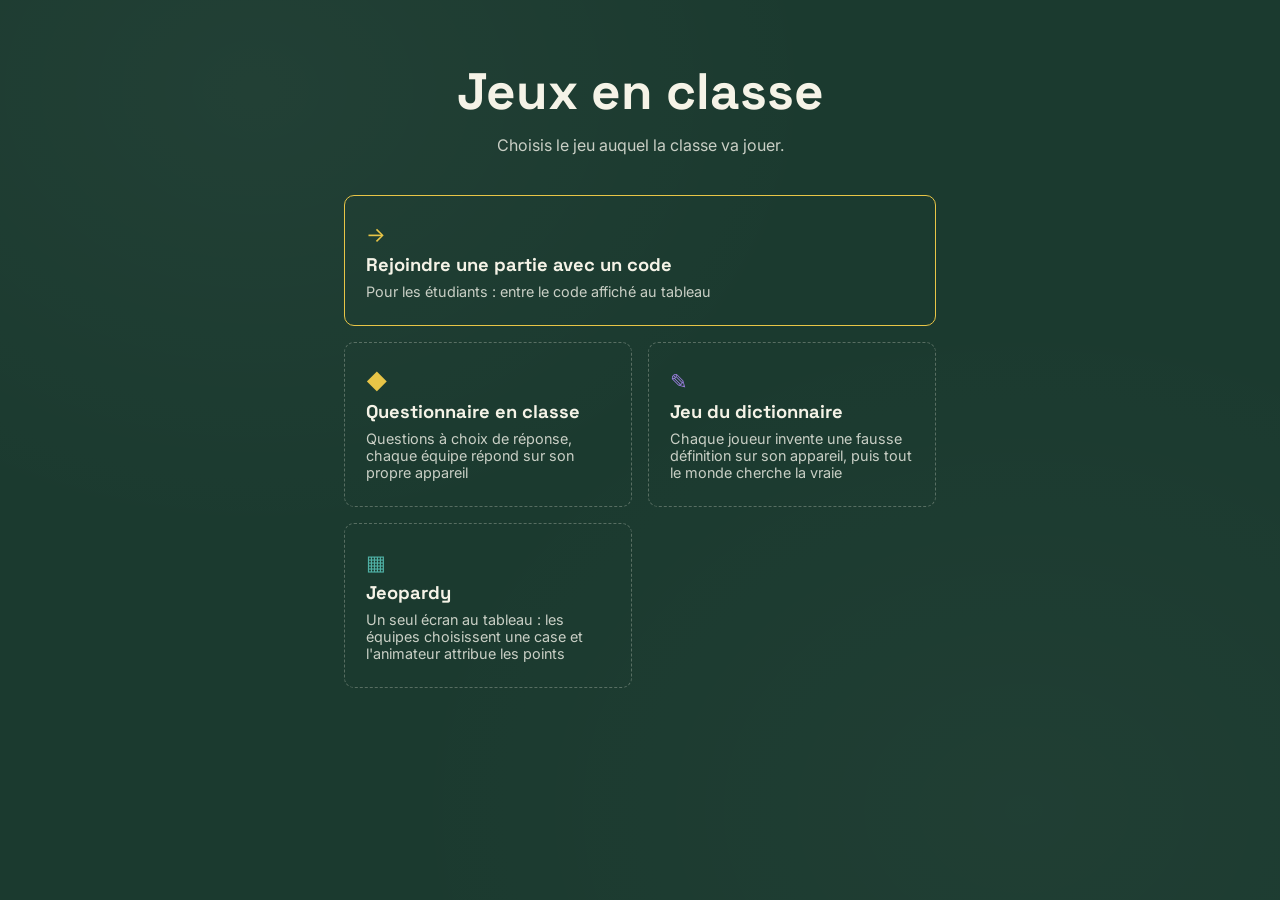
<file: index.html>
<!DOCTYPE html>
<html lang="fr">
<head>
<meta charset="UTF-8">
<meta name="viewport" content="width=device-width, initial-scale=1">
<title>Jeux en classe</title>
<link rel="preconnect" href="https://fonts.googleapis.com">
<link href="https://fonts.googleapis.com/css2?family=Space+Grotesk:wght@500;700&family=Inter:wght@400;500;600&display=swap" rel="stylesheet">
<link rel="stylesheet" href="css/style.css">
</head>
<body class="board">
  <main class="landing">
    <div class="chalk-title">
      <h1>Jeux en classe</h1>
      <p class="subtitle">Choisis le jeu auquel la classe va jouer.</p>
    </div>

    <a class="choice-card choice-join" href="rejoindre.html">
      <span class="choice-mark">→</span>
      <span class="choice-label">Rejoindre une partie avec un code</span>
      <span class="choice-hint">Pour les étudiants : entre le code affiché au tableau</span>
    </a>

    <div class="landing-choices">
      <a class="choice-card choice-host" href="questionnaire.html">
        <span class="choice-mark">◆</span>
        <span class="choice-label">Questionnaire en classe</span>
        <span class="choice-hint">Questions à choix de réponse, chaque équipe répond sur son propre appareil</span>
      </a>
      <a class="choice-card choice-preview" href="dictionnaire.html">
        <span class="choice-mark">✎</span>
        <span class="choice-label">Jeu du dictionnaire</span>
        <span class="choice-hint">Chaque joueur invente une fausse définition sur son appareil, puis tout le monde cherche la vraie</span>
      </a>
      <a class="choice-card choice-team" href="jeopardy.html">
        <span class="choice-mark">▦</span>
        <span class="choice-label">Jeopardy</span>
        <span class="choice-hint">Un seul écran au tableau : les équipes choisissent une case et l'animateur attribue les points</span>
      </a>
    </div>
  </main>
</body>
</html>
</file>
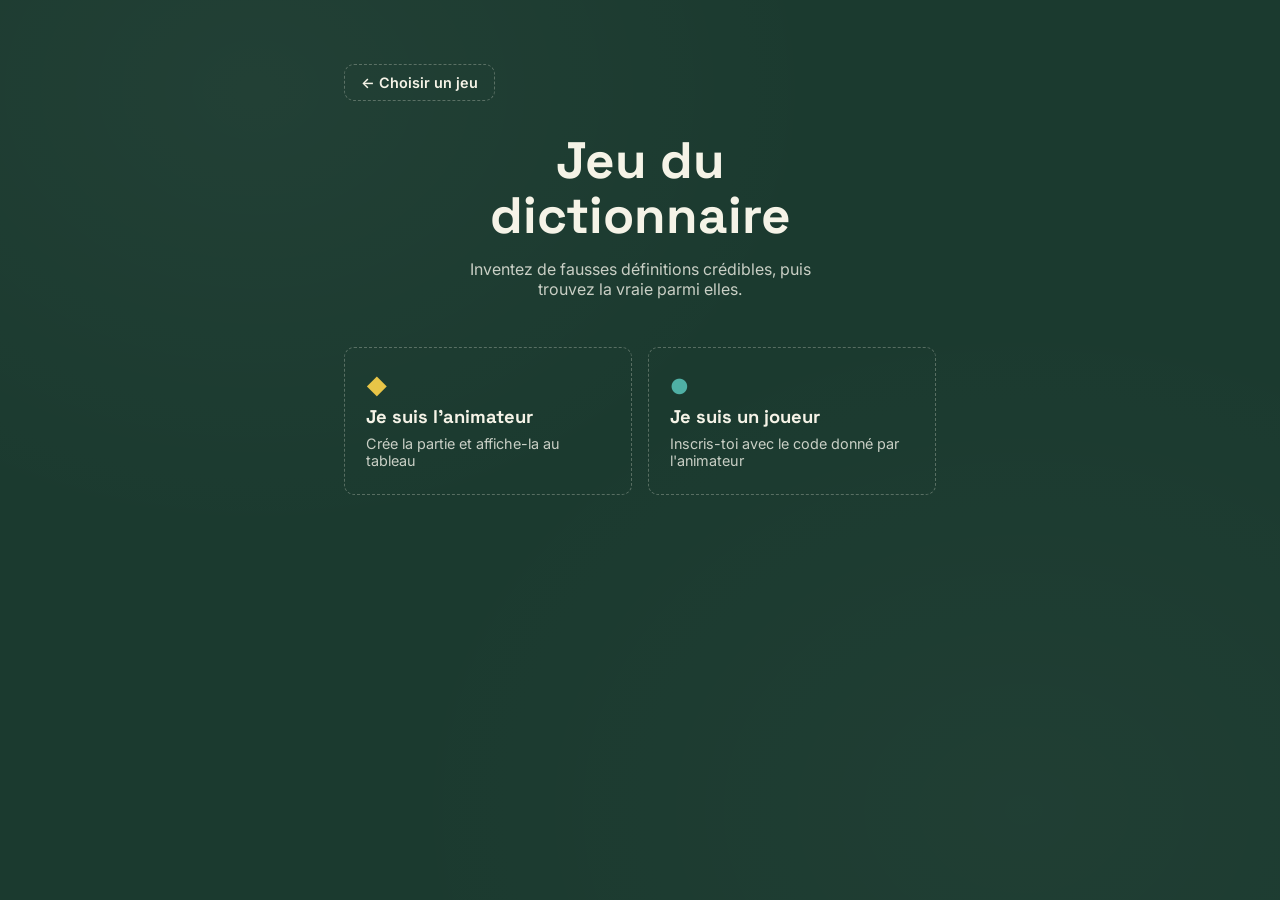
<file: dictionnaire.html>
<!DOCTYPE html>
<html lang="fr">
<head>
<meta charset="UTF-8">
<meta name="viewport" content="width=device-width, initial-scale=1">
<title>Jeu du dictionnaire</title>
<link rel="preconnect" href="https://fonts.googleapis.com">
<link href="https://fonts.googleapis.com/css2?family=Space+Grotesk:wght@500;700&family=Inter:wght@400;500;600&display=swap" rel="stylesheet">
<link rel="stylesheet" href="css/style.css">
</head>
<body class="board">
  <main class="landing">
    <p class="back-link"><a class="btn" href="index.html">← Choisir un jeu</a></p>
    <div class="chalk-title">
      <h1>Jeu du<br>dictionnaire</h1>
      <p class="subtitle">Inventez de fausses définitions crédibles, puis trouvez la vraie parmi elles.</p>
    </div>

    <div class="landing-choices">
      <a class="choice-card choice-host" href="dictionnaire-animateur.html">
        <span class="choice-mark">◆</span>
        <span class="choice-label">Je suis l'animateur</span>
        <span class="choice-hint">Crée la partie et affiche-la au tableau</span>
      </a>
      <a class="choice-card choice-team" href="dictionnaire-joueur.html">
        <span class="choice-mark">●</span>
        <span class="choice-label">Je suis un joueur</span>
        <span class="choice-hint">Inscris-toi avec le code donné par l'animateur</span>
      </a>
    </div>
  </main>
</body>
</html>
</file>
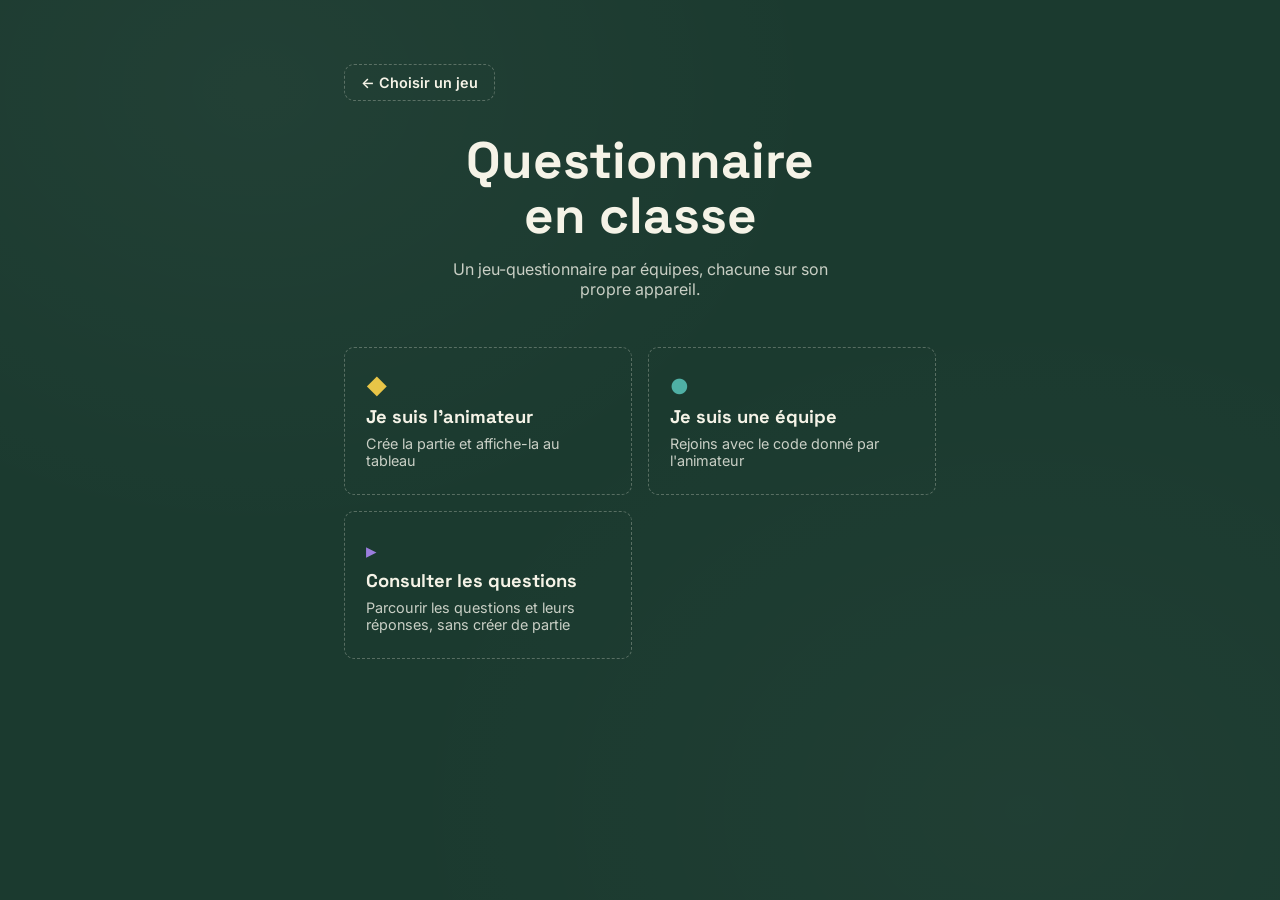
<file: questionnaire.html>
<!DOCTYPE html>
<html lang="fr">
<head>
<meta charset="UTF-8">
<meta name="viewport" content="width=device-width, initial-scale=1">
<title>Questionnaire en classe</title>
<link rel="preconnect" href="https://fonts.googleapis.com">
<link href="https://fonts.googleapis.com/css2?family=Space+Grotesk:wght@500;700&family=Inter:wght@400;500;600&display=swap" rel="stylesheet">
<link rel="stylesheet" href="css/style.css">
</head>
<body class="board">
  <main class="landing">
    <p class="back-link"><a class="btn" href="index.html">← Choisir un jeu</a></p>
    <div class="chalk-title">
      <h1>Questionnaire<br>en classe</h1>
      <p class="subtitle">Un jeu-questionnaire par équipes, chacune sur son propre appareil.</p>
    </div>

    <div class="landing-choices">
      <a class="choice-card choice-host" href="host.html">
        <span class="choice-mark">◆</span>
        <span class="choice-label">Je suis l'animateur</span>
        <span class="choice-hint">Crée la partie et affiche-la au tableau</span>
      </a>
      <a class="choice-card choice-team" href="play.html">
        <span class="choice-mark">●</span>
        <span class="choice-label">Je suis une équipe</span>
        <span class="choice-hint">Rejoins avec le code donné par l'animateur</span>
      </a>
      <a class="choice-card choice-preview" href="preview.html">
        <span class="choice-mark">▸</span>
        <span class="choice-label">Consulter les questions</span>
        <span class="choice-hint">Parcourir les questions et leurs réponses, sans créer de partie</span>
      </a>
    </div>
  </main>
</body>
</html>
</file>
<file: css/style.css>
/* ---- Tokens ---- */
:root {
  --board: #1B3A2F;
  --board-deep: #12261D;
  --chalk: #F5F3E7;
  --chalk-dim: #C9CFC5;
  --yellow: #E8C547;
  --coral: #E85D4C;
  --teal: #4FB0A5;
  --violet: #9B7EDE;
  --blue: #5B8DEF;
  --pink: #E88FC2;
  --line: rgba(245, 243, 231, 0.28);
  --radius: 10px;
  --font-display: 'Space Grotesk', sans-serif;
  --font-body: 'Inter', sans-serif;
}

.team-color-0 { --team-color: var(--coral); }
.team-color-1 { --team-color: var(--teal); }
.team-color-2 { --team-color: var(--yellow); }
.team-color-3 { --team-color: var(--violet); }
.team-color-4 { --team-color: var(--blue); }
.team-color-5 { --team-color: var(--pink); }

* { box-sizing: border-box; }

html, body {
  height: 100%;
  margin: 0;
}

body.board {
  background:
    radial-gradient(ellipse at 20% 10%, rgba(255,255,255,0.03), transparent 40%),
    radial-gradient(ellipse at 80% 90%, rgba(255,255,255,0.025), transparent 45%),
    var(--board);
  color: var(--chalk);
  font-family: var(--font-body);
  min-height: 100vh;
  padding-top: env(safe-area-inset-top, 0px);
  padding-bottom: env(safe-area-inset-bottom, 0px);
}

h1, h2, h3 {
  font-family: var(--font-display);
  font-weight: 700;
  margin: 0;
}

a { color: inherit; }

button, .btn {
  font-family: var(--font-body);
  font-weight: 600;
  font-size: 1rem;
  border-radius: var(--radius);
  border: 1.5px dashed var(--line);
  background: transparent;
  color: var(--chalk);
  padding: 0.85rem 1.4rem;
  cursor: pointer;
  transition: border-color 0.15s ease, background 0.15s ease;
}
button:hover:not(:disabled), .btn:hover { border-color: var(--chalk); background: rgba(245,243,231,0.06); }
button:disabled { opacity: 0.4; cursor: not-allowed; }
button.primary { background: var(--yellow); color: var(--board-deep); border-style: solid; border-color: var(--yellow); }
button.primary:hover:not(:disabled) { background: #f0d267; }
button.danger-ish { border-color: var(--coral); color: var(--coral); }

input[type=text] {
  font-family: var(--font-body);
  font-size: 1.1rem;
  background: var(--board-deep);
  border: 1.5px dashed var(--line);
  border-radius: var(--radius);
  color: var(--chalk);
  padding: 0.8rem 1rem;
  width: 100%;
}
input[type=text]:focus { outline: none; border-color: var(--yellow); }

/* ---- Landing ---- */
.landing {
  max-width: 640px;
  margin: 0 auto;
  padding: 4rem 1.5rem 2rem;
  text-align: center;
}
.chalk-title h1 {
  font-size: clamp(2.2rem, 6vw, 3.2rem);
  line-height: 1.08;
}
.subtitle {
  color: var(--chalk-dim);
  max-width: 40ch;
  margin: 1rem auto 0;
}
.landing-choices {
  display: grid;
  gap: 1rem;
  margin-top: 3rem;
  grid-template-columns: repeat(auto-fit, minmax(220px, 1fr));
}
.choice-card {
  display: flex;
  flex-direction: column;
  gap: 0.4rem;
  text-decoration: none;
  border: 1.5px dashed var(--line);
  border-radius: var(--radius);
  padding: 1.6rem 1.3rem;
  text-align: left;
  transition: border-color 0.15s ease, transform 0.1s ease;
}
.choice-card:hover { border-color: var(--chalk); transform: translateY(-2px); }
.choice-mark { font-size: 1.3rem; }
.choice-host .choice-mark { color: var(--yellow); }
.choice-team .choice-mark { color: var(--teal); }
.choice-preview .choice-mark { color: var(--violet); }
.choice-label { font-family: var(--font-display); font-weight: 700; font-size: 1.15rem; }
.choice-hint { color: var(--chalk-dim); font-size: 0.9rem; }

/* ---- Shared layout ---- */
.wrap {
  max-width: 760px;
  margin: 0 auto;
  padding: 2rem 1.2rem 3rem;
}
.top-row {
  display: flex;
  justify-content: space-between;
  align-items: baseline;
  gap: 1rem;
  flex-wrap: wrap;
  margin-bottom: 1.5rem;
}
.room-code {
  font-family: var(--font-display);
  font-size: 2.4rem;
  letter-spacing: 0.08em;
  color: var(--yellow);
}
.room-code-label {
  font-size: 0.8rem;
  color: var(--chalk-dim);
  letter-spacing: 0.02em;
  display: block;
  margin-bottom: 0.15rem;
}
.status-pill {
  border: 1px dashed var(--line);
  border-radius: 999px;
  padding: 0.3rem 0.9rem;
  font-size: 0.85rem;
  color: var(--chalk-dim);
}

.panel {
  border: 1.5px dashed var(--line);
  border-radius: var(--radius);
  padding: 1.4rem;
  margin-bottom: 1.2rem;
}

.team-list { list-style: none; margin: 0; padding: 0; display: grid; gap: 0.6rem; }
.team-list li {
  display: flex;
  align-items: center;
  gap: 0.7rem;
  padding: 0.6rem 0.8rem;
  border-radius: var(--radius);
  background: rgba(245,243,231,0.04);
}
.team-dot { width: 12px; height: 12px; border-radius: 50%; background: var(--team-color, var(--chalk)); flex-shrink: 0; }
.team-name { flex: 1; font-weight: 600; }
.team-score { font-family: var(--font-display); font-weight: 700; color: var(--yellow); }
.rank { color: var(--chalk-dim); width: 1.6rem; text-align: right; font-family: var(--font-display); }

.timer-row {
  display: flex;
  justify-content: space-between;
  align-items: baseline;
  margin-bottom: 0.4rem;
}
.timer-seconds {
  font-family: var(--font-display);
  font-weight: 700;
  font-size: 1.3rem;
  color: var(--yellow);
}
.timer-track {
  height: 8px;
  border-radius: 999px;
  background: rgba(245,243,231,0.1);
  overflow: hidden;
  margin-bottom: 1.2rem;
}
.timer-fill {
  height: 100%;
  width: 100%;
  background: var(--yellow);
  transition: width 0.2s linear, background-color 0.4s ease;
  transform-origin: left;
}
.timer-fill.is-low { background: var(--coral); }

.question-text {
  font-size: clamp(1.3rem, 3.5vw, 1.8rem);
  margin-bottom: 1.4rem;
  overflow-x: auto;
}
.choice-btn {
  overflow-x: auto;
}
.katex-display {
  margin: 0.3em 0;
}
.choices-grid {
  display: grid;
  gap: 0.8rem;
}
@media (min-width: 520px) {
  .choices-grid { grid-template-columns: 1fr 1fr; }
}
.choice-btn {
  text-align: left;
  padding: 1.1rem 1.2rem;
  font-size: 1.05rem;
}
.choice-btn.is-correct { border-color: var(--teal); background: rgba(79,176,165,0.18); }
.choice-btn.is-wrong { border-color: var(--coral); background: rgba(232,93,76,0.15); }
.choice-btn.is-picked { border-style: solid; }

.center-note {
  text-align: center;
  color: var(--chalk-dim);
  padding: 2rem 0;
}

.join-form {
  max-width: 420px;
  margin: 3rem auto 0;
  display: grid;
  gap: 0.9rem;
}

.error-text { color: var(--coral); font-size: 0.9rem; min-height: 1.2em; }

footer.hint {
  text-align: center;
  color: var(--chalk-dim);
  font-size: 0.85rem;
  margin-top: 2.5rem;
}

/* ======================= Jeopardy ======================= */
.team-color-6 { --team-color: #F2994A; }
.team-color-7 { --team-color: #8FD16A; }
.team-dot[class*="team-color-"] { background: var(--team-color); }

.back-link { text-align: left; margin: 0 0 2rem; }
.back-link .btn { display: inline-block; text-decoration: none; padding: 0.55rem 1rem; font-size: 0.9rem; }
.top-row .btn, .jp-topbar .btn { text-decoration: none; }

.jp-title { font-size: clamp(1.8rem, 5vw, 2.6rem); margin-bottom: 1.4rem; }
.jp-panel-title { font-size: 1.15rem; margin-bottom: 1rem; }
.jp-label { display: block; color: var(--chalk-dim); font-size: 0.9rem; margin: 1rem 0 0.5rem; }
.jp-stepper { display: flex; align-items: center; gap: 0.8rem; }
.jp-stepper .btn { padding: 0.5rem 1rem; font-size: 1.2rem; line-height: 1; }
.jp-stepper-value { font-family: var(--font-display); font-weight: 700; font-size: 1.6rem; min-width: 2ch; text-align: center; color: var(--yellow); }
.jp-team-names { display: grid; gap: 0.6rem; grid-template-columns: repeat(auto-fit, minmax(220px, 1fr)); }
.jp-name-row { display: flex; align-items: center; gap: 0.6rem; }
.jp-check { display: flex; gap: 0.6rem; align-items: flex-start; margin-top: 1.2rem; color: var(--chalk-dim); font-size: 0.95rem; cursor: pointer; }
.jp-check input { margin-top: 0.2rem; accent-color: var(--yellow); width: 1.1rem; height: 1.1rem; }

.jp-game { padding: 1rem clamp(0.8rem, 2vw, 1.6rem) 2rem; max-width: 1400px; margin: 0 auto; }
.jp-topbar { display: flex; align-items: center; gap: 1rem; flex-wrap: wrap; margin-bottom: 1rem; }
.jp-topbar .btn { padding: 0.55rem 1rem; font-size: 0.9rem; }
.jp-game-title { flex: 1; font-size: clamp(1.1rem, 2.5vw, 1.6rem); text-align: center; min-width: 12ch; }
.jp-topbar-actions { display: flex; gap: 0.5rem; }

.jp-grid {
  display: grid;
  grid-template-columns: repeat(var(--jp-cols, 4), minmax(0, 1fr));
  gap: clamp(0.35rem, 1vw, 0.7rem);
}
.jp-cat {
  font-family: var(--font-display);
  font-weight: 700;
  font-size: clamp(0.8rem, 1.8vw, 1.25rem);
  text-align: center;
  display: flex; align-items: center; justify-content: center;
  padding: 0.8rem 0.4rem;
  min-height: 4.2rem;
  border-bottom: 2px solid var(--yellow);
  hyphens: auto;
  overflow-wrap: anywhere;
}
.jp-cell {
  position: relative;
  font-family: var(--font-display);
  font-weight: 700;
  font-size: clamp(1.4rem, 4vw, 2.8rem);
  color: var(--yellow);
  border: 1.5px solid var(--line);
  background: var(--board-deep);
  min-height: clamp(3.5rem, 11vh, 7rem);
  padding: 0.3rem;
}
.jp-cell:hover:not(:disabled) { border-color: var(--yellow); background: rgba(232,197,71,0.08); }
.jp-cell.is-used { color: rgba(245,243,231,0.22); background: transparent; border-style: dashed; }
.jp-cell.is-empty { visibility: hidden; }
.jp-cell-dots { position: absolute; left: 0; right: 0; bottom: 0.45rem; display: flex; gap: 4px; justify-content: center; flex-wrap: wrap; }
.jp-cell-dots .team-dot { width: 10px; height: 10px; }

.jp-scores {
  list-style: none; padding: 0; margin: 1.4rem 0 0;
  display: grid; gap: 0.6rem;
  grid-template-columns: repeat(auto-fit, minmax(170px, 1fr));
}
.jp-score {
  display: grid; gap: 0.3rem; justify-items: center; text-align: center;
  padding: 0.7rem 0.6rem;
  border-radius: var(--radius);
  border-top: 4px solid var(--team-color);
  background: rgba(245,243,231,0.04);
}
.jp-score-name { display: flex; align-items: center; gap: 0.45rem; font-weight: 600; overflow-wrap: anywhere; }
.jp-score-value { font-family: var(--font-display); font-weight: 700; font-size: clamp(1.4rem, 3vw, 2rem); color: var(--yellow); }
.jp-score-adjust { display: flex; gap: 0.3rem; opacity: 0.55; }
.jp-score-adjust:hover, .jp-score-adjust:focus-within { opacity: 1; }
.jp-small { padding: 0.3rem 0.6rem; font-size: 0.8rem; }

.jp-overlay {
  position: fixed; inset: 0; z-index: 10;
  background: rgba(10, 22, 17, 0.88);
  overflow-y: auto;
  padding: clamp(0.6rem, 3vh, 2rem) clamp(0.6rem, 2vw, 2rem);
}
.jp-question-card {
  max-width: 1100px; margin: 0 auto;
  background: var(--board);
  border: 1.5px solid var(--line);
  border-radius: var(--radius);
  padding: clamp(1rem, 3vw, 2.2rem);
}
.jp-ranking-card { max-width: 560px; margin-top: 8vh; }
.jp-q-head { display: flex; justify-content: space-between; align-items: center; gap: 1rem; flex-wrap: wrap; margin-bottom: 0.6rem; }
.jp-q-meta { font-family: var(--font-display); font-weight: 700; color: var(--chalk-dim); letter-spacing: 0.02em; }
.jp-timer { display: flex; align-items: center; gap: 0.5rem; }
.jp-timer-seconds { font-family: var(--font-display); font-weight: 700; font-size: clamp(1.8rem, 4vw, 2.6rem); color: var(--yellow); font-variant-numeric: tabular-nums; min-width: 4ch; text-align: right; }
.jp-timer-seconds.is-over { color: var(--coral); }
.jp-q-text {
  font-family: var(--font-display);
  font-size: clamp(1.25rem, 2.8vw, 2rem);
  line-height: 1.4;
  margin: 1.2rem 0 1.6rem;
  overflow-x: auto;
}
.jp-q-text small, .jp-answer small { font-family: var(--font-body); font-size: 0.7em; color: var(--chalk-dim); }
.jp-answer {
  font-size: clamp(1.05rem, 2.2vw, 1.5rem);
  line-height: 1.5;
  border-left: 4px solid var(--teal);
  background: rgba(79,176,165,0.12);
  border-radius: 0 var(--radius) var(--radius) 0;
  padding: 1rem 1.2rem;
  overflow-x: auto;
}
.jp-teams-title { font-size: 1rem; color: var(--chalk-dim); margin: 1.6rem 0 0.7rem; }
.jp-result-list { list-style: none; padding: 0; margin: 0; display: grid; gap: 0.5rem; grid-template-columns: repeat(auto-fit, minmax(min(340px, 100%), 1fr)); }
.jp-result-list li { display: flex; align-items: center; gap: 0.5rem; padding: 0.45rem 0.6rem; border-radius: var(--radius); background: rgba(245,243,231,0.04); }
.jp-result-list .team-name { flex: 1; min-width: 6ch; font-weight: 600; overflow-wrap: break-word; }
.jp-res { padding: 0.45rem 0.7rem; font-size: 0.85rem; white-space: nowrap; }
.jp-ok.is-on { border-style: solid; border-color: var(--teal); background: rgba(79,176,165,0.3); }
.jp-ko.is-on { border-style: solid; border-color: var(--coral); background: rgba(232,93,76,0.3); }
.jp-q-foot { display: flex; justify-content: flex-end; margin-top: 1.4rem; }

@media (max-width: 520px) {
  .jp-result-list li { flex-wrap: wrap; }
  .jp-result-list .team-name { flex-basis: calc(100% - 2rem); }
  .jp-res { flex: 1; }
}

/* ======================= Jeu du dictionnaire ======================= */
.dico-wrap { max-width: 980px; }
.dico-panel-title { font-size: 1.1rem; margin-bottom: 0.8rem; }
.dico-note { color: var(--chalk-dim); font-size: 0.9rem; margin: 0.8rem 0 0; }
.dico-chips { grid-template-columns: repeat(auto-fill, minmax(180px, 1fr)); }
.dico-word {
  font-size: clamp(1.8rem, 5vw, 3rem);
  color: var(--yellow);
  margin: 0.1rem 0 1rem;
  overflow-wrap: anywhere;
}
.dico-instructions { color: var(--chalk-dim); font-size: 1.05rem; margin: 0 0 1rem; }
.dico-counter { font-family: var(--font-display); font-size: 1.3rem; margin: 1rem 0; }
.dico-actions { display: flex; gap: 0.8rem; flex-wrap: wrap; align-items: center; margin-top: 1rem; }
.dico-actions .primary.is-ready { box-shadow: 0 0 0 4px rgba(232,197,71,0.35); }
.dico-role { margin: 0 0 1rem; line-height: 1.5; }
.dico-role.is-holder {
  border-left: 4px solid var(--teal);
  background: rgba(79,176,165,0.12);
  border-radius: 0 var(--radius) var(--radius) 0;
  padding: 0.8rem 1rem;
}
.dico-role.is-done { color: var(--teal); font-weight: 600; }
.dico-textarea, .dico-preview {
  width: 100%;
  font-family: var(--font-body);
  font-size: 1.05rem;
  line-height: 1.5;
  background: var(--board-deep);
  border: 1.5px dashed var(--line);
  border-radius: var(--radius);
  color: var(--chalk);
  padding: 0.9rem 1rem;
}
.dico-textarea { resize: vertical; min-height: 7rem; }
.dico-textarea:focus { outline: none; border-color: var(--yellow); }
.dico-preview { border-style: solid; border-color: var(--teal); overflow-x: auto; }
.dico-sent { color: var(--teal); font-weight: 600; }

.dico-options { list-style: none; margin: 0; padding: 0; display: grid; gap: 0.8rem; }
.dico-option {
  display: flex; gap: 1rem; align-items: flex-start;
  border: 1.5px dashed var(--line);
  border-radius: var(--radius);
  padding: 1rem 1.2rem;
  font-size: clamp(1.05rem, 2.2vw, 1.4rem);
  line-height: 1.45;
}
.dico-option.is-true { border-style: solid; border-color: var(--teal); background: rgba(79,176,165,0.16); }
.dico-letter {
  font-family: var(--font-display); font-weight: 700;
  color: var(--yellow);
  min-width: 1.4em;
  flex-shrink: 0;
}
.dico-body { flex: 1; min-width: 0; }
.dico-text { overflow-wrap: anywhere; }
.dico-option .dico-text { display: block; }
.dico-meta { display: flex; flex-wrap: wrap; gap: 0.5rem 1rem; align-items: center; margin-top: 0.6rem; font-size: 0.9rem; }
.dico-author { color: var(--chalk-dim); font-weight: 600; }
.is-true .dico-author { color: var(--teal); }
.dico-voters { display: flex; flex-wrap: wrap; gap: 0.4rem; align-items: center; }
.dico-vote-count { font-family: var(--font-display); font-weight: 700; }
.dico-voter {
  display: inline-flex; align-items: center; gap: 0.3rem;
  padding: 0.15rem 0.55rem;
  border-radius: 999px;
  background: rgba(245,243,231,0.07);
}
.dico-voter .team-dot { width: 9px; height: 9px; }
.dico-gain { font-family: var(--font-display); font-weight: 700; color: var(--yellow); }
.dico-explanation {
  margin: 1.2rem 0 0;
  border-left: 4px solid var(--yellow);
  background: rgba(232,197,71,0.1);
  border-radius: 0 var(--radius) var(--radius) 0;
  padding: 0.9rem 1.1rem;
  font-size: 1.05rem;
}
.dico-adjust { display: flex; gap: 0.3rem; opacity: 0.5; }
.dico-adjust:hover, .dico-adjust:focus-within { opacity: 1; }

.dico-vote-list { display: grid; gap: 0.7rem; }
.dico-vote-btn { display: flex; gap: 0.8rem; align-items: flex-start; flex-wrap: wrap; width: 100%; font-weight: 500; line-height: 1.45; }
.dico-vote-btn .dico-text { flex: 1; min-width: 0; }
.dico-vote-btn.is-correct { opacity: 1; }
.dico-own { flex-basis: 100%; max-width: max-content; margin-left: calc(1.4em + 0.8rem); font-size: 0.8rem; color: var(--chalk-dim); border: 1px dashed var(--line); border-radius: 999px; padding: 0.1rem 0.5rem; }
.dico-true {
  font-size: 1.15rem; line-height: 1.5;
  border-left: 4px solid var(--teal);
  background: rgba(79,176,165,0.12);
  border-radius: 0 var(--radius) var(--radius) 0;
  padding: 0.9rem 1.1rem;
  margin: 0 0 1.2rem;
  overflow-x: auto;
}
.dico-verdict { display: grid; gap: 0.4rem; text-align: center; font-size: 1.05rem; }
.dico-round-gain { font-family: var(--font-display); font-size: 1.5rem; color: var(--yellow); margin-top: 0.4rem; }
.team-list li.is-me { outline: 1.5px solid var(--yellow); }
.dico-rounds-info { font-weight: 600; margin: 0.8rem 0 0; }
.dico-rounds-info.is-warning { color: var(--coral); }
.choice-join { margin-top: 2.5rem; border-style: solid; border-color: var(--yellow); }
.choice-join .choice-mark { color: var(--yellow); }
.choice-join + .landing-choices { margin-top: 1rem; }
.dico-board-head { display: flex; justify-content: space-between; align-items: center; gap: 0.8rem; flex-wrap: wrap; margin-bottom: 0.8rem; }
.dico-board-head .dico-panel-title { margin-bottom: 0; }
.dico-original { display: block; margin-top: 0.4rem; font-size: 0.85rem; color: var(--chalk-dim); }
.dico-meta .btn.is-on { border-style: solid; border-color: var(--coral); color: var(--coral); }
</file>
